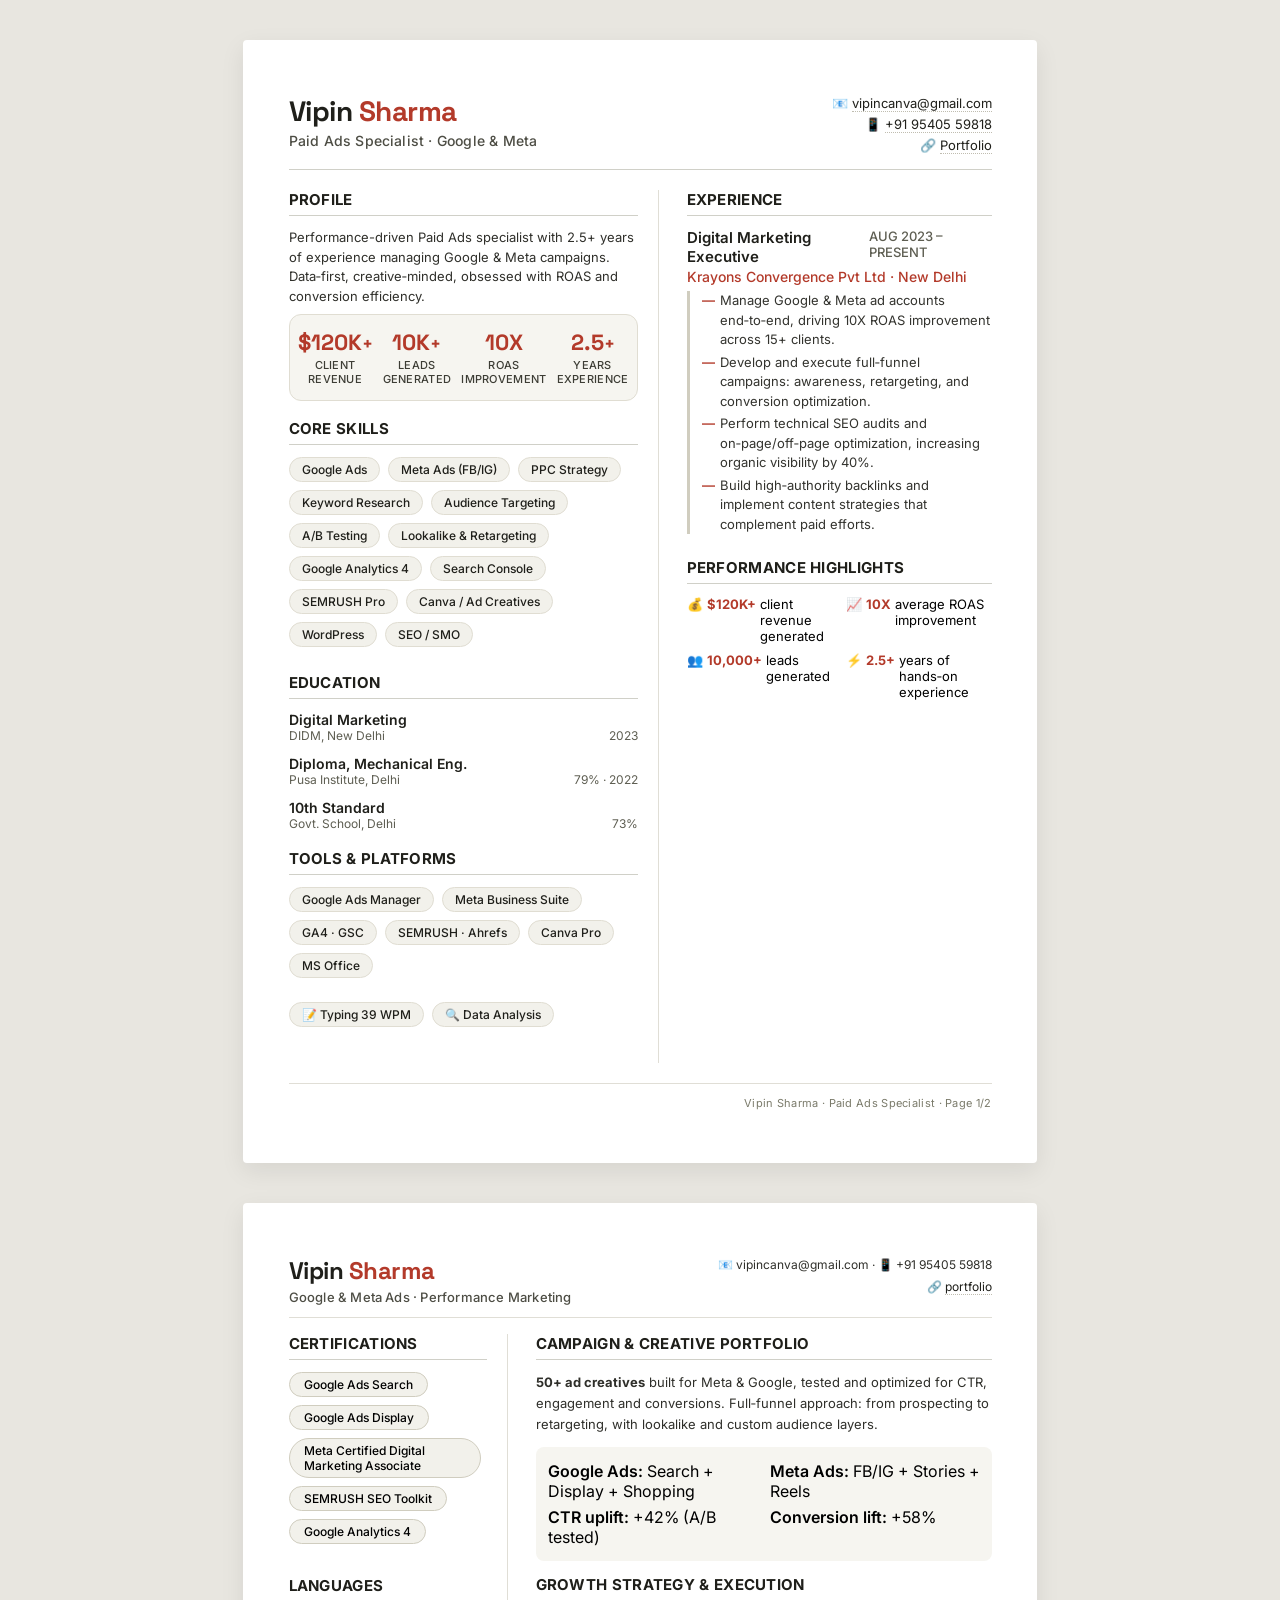
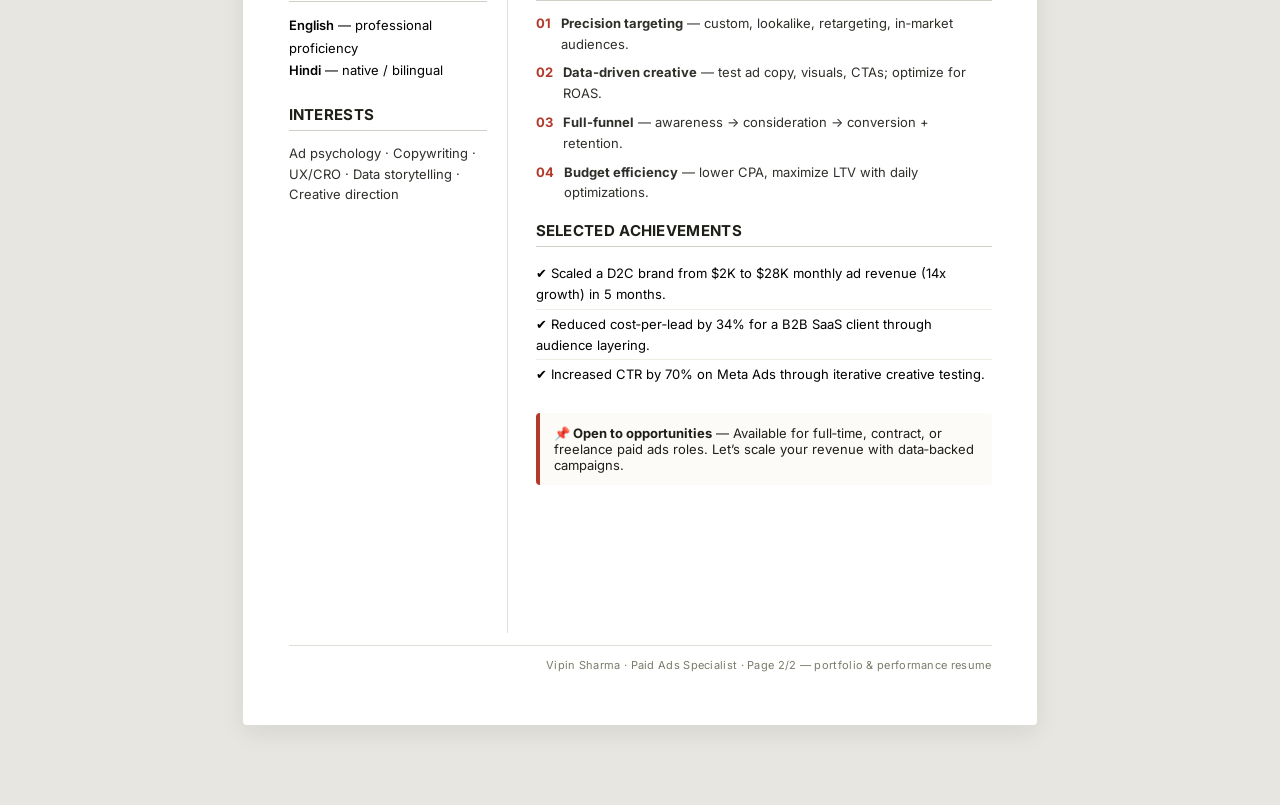
<file: resume1.html>
<!DOCTYPE html>
<html lang="en">
<head>
  <meta charset="UTF-8">
  <meta name="viewport" content="width=device-width, initial-scale=1.0">
  <title>Vipin Sharma · Resume (2 pages)</title>
  <link rel="preconnect" href="https://fonts.googleapis.com">
  <link rel="preconnect" href="https://fonts.gstatic.com" crossorigin>
  <link href="https://fonts.googleapis.com/css2?family=Inter:opsz,wght@14..32,400;14..32,500;14..32,600;14..32,700&family=Space+Grotesk:wght@400;500;600;700&display=swap" rel="stylesheet">
  <style>
    * {
      margin: 0;
      padding: 0;
      box-sizing: border-box;
    }

    body {
      background: #e8e6e0;  /* subtle off-gray for screen context */
      display: flex;
      flex-direction: column;
      align-items: center;
      padding: 40px 20px;
      font-family: 'Inter', sans-serif;
    }

    /* A4 page simulation */
    .page {
      width: 210mm;
      min-height: 297mm;
      background: white;
      box-shadow: 0 8px 24px rgba(0,0,0,0.08);
      margin-bottom: 40px;
      padding: 14mm 12mm;
      border-radius: 4px;
      display: flex;
      flex-direction: column;
      page-break-after: always;
      transition: all 0.2s;
    }

    /* print-friendly */
    @media print {
      body { background: white; padding: 0; }
      .page { box-shadow: none; border-radius: 0; margin: 0 auto; padding: 14mm 12mm; }
      .page:last-child { margin-bottom: 0; }
    }

    /* typography */
    h1, h2, h3, h4 {
      font-family: 'Space Grotesk', sans-serif;
      font-weight: 600;
      letter-spacing: -0.01em;
    }

    .resume-header {
      display: flex;
      justify-content: space-between;
      align-items: flex-start;
      border-bottom: 1px solid #d0d0c8;
      padding-bottom: 14px;
      margin-bottom: 20px;
      flex-wrap: wrap;
    }

    .name-title h1 {
      font-size: 28px;
      font-weight: 700;
      letter-spacing: -0.5px;
      color: #1f1f1a;
    }
    .name-title h1 span { color: #b33a2a; }
    .name-title .tagline {
      font-size: 14px;
      font-weight: 500;
      color: #4d4d44;
      margin-top: 3px;
      letter-spacing: 0.2px;
    }
    .contact-mini {
      text-align: right;
      font-size: 13px;
      line-height: 1.6;
      color: #2f2f2a;
    }
    .contact-mini a {
      color: #1f1f1a;
      text-decoration: none;
      border-bottom: 1px dotted #c0bdb0;
    }
    .contact-mini a:hover { border-bottom: 1px solid #b33a2a; }

    /* two‑column layout */
    .two-col {
      display: grid;
      grid-template-columns: 1fr 2.1fr;
      gap: 24px;
      flex: 1;
    }

    /* left column */
    .left-panel {
      border-right: 1px solid #e0ded6;
      padding-right: 20px;
    }
    .right-panel {
      padding-left: 4px;
    }

    .section-title {
      font-size: 15px;
      font-weight: 700;
      text-transform: uppercase;
      letter-spacing: 0.3px;
      color: #1f1f1a;
      border-bottom: 1px solid #d0d0c8;
      padding-bottom: 6px;
      margin: 18px 0 12px 0;
    }
    .section-title:first-of-type { margin-top: 0; }

    /* skill chips */
    .skill-chip {
      display: inline-block;
      background: #f2f1eb;
      padding: 4px 12px;
      border-radius: 20px;
      font-size: 12px;
      font-weight: 500;
      color: #1f1f1a;
      margin: 0 4px 8px 0;
      border: 1px solid #e0ddd2;
    }

    .edu-item {
      margin-bottom: 12px;
    }
    .edu-item .title {
      font-weight: 600;
      font-size: 14px;
      color: #1f1f1a;
    }
    .edu-item .meta {
      font-size: 12px;
      color: #5e5e52;
      display: flex;
      justify-content: space-between;
    }

    .exp-item {
      margin-bottom: 20px;
    }
    .exp-item .exp-head {
      display: flex;
      justify-content: space-between;
      font-weight: 600;
      font-size: 15px;
      color: #1f1f1a;
    }
    .exp-item .exp-org {
      font-weight: 500;
      color: #b33a2a;
      font-size: 14px;
      margin: 2px 0 4px 0;
    }
    .exp-item .exp-desc {
      font-size: 13px;
      line-height: 1.5;
      color: #33332e;
      margin-top: 6px;
      padding-left: 6px;
      border-left: 3px solid #d0cdbf;
      padding-left: 12px;
    }
    .exp-item .exp-desc ul {
      list-style: none;
      padding: 0;
      margin: 4px 0 0 0;
    }
    .exp-item .exp-desc li {
      position: relative;
      padding-left: 18px;
      margin-bottom: 3px;
    }
    .exp-item .exp-desc li::before {
      content: "—";
      position: absolute;
      left: 0;
      color: #b33a2a;
      font-weight: 600;
    }

    /* metric cards (4‑column) */
    .metric-grid {
      display: grid;
      grid-template-columns: repeat(4, 1fr);
      gap: 10px;
      margin: 6px 0 10px 0;
      background: #f6f5f0;
      padding: 14px 8px;
      border-radius: 12px;
      border: 1px solid #e0ddd2;
    }
    .metric-item {
      text-align: center;
    }
    .metric-item .number {
      font-family: 'Space Grotesk', sans-serif;
      font-weight: 700;
      font-size: 22px;
      color: #b33a2a;
      line-height: 1.2;
    }
    .metric-item .number span { font-size: 18px; }
    .metric-item .label {
      font-size: 11px;
      font-weight: 500;
      text-transform: uppercase;
      letter-spacing: 0.3px;
      color: #3d3d35;
      margin-top: 2px;
    }

    .highlight-grid {
      display: grid;
      grid-template-columns: 1fr 1fr;
      gap: 8px 14px;
      margin: 6px 0 8px 0;
    }
    .highlight-item {
      font-size: 13px;
      display: flex;
      align-items: baseline;
      gap: 4px;
    }
    .highlight-item strong { font-weight: 600; color: #1f1f1a; }
    .highlight-item .num { color: #b33a2a; font-weight: 700; }

    /* second page specific */
    .two-col-page2 {
      display: grid;
      grid-template-columns: 1fr 2.1fr;
      gap: 24px;
      flex: 1;
    }

    .cert-badge {
      display: inline-block;
      background: #f2f1eb;
      border-radius: 30px;
      padding: 4px 14px;
      font-size: 12px;
      font-weight: 500;
      border: 1px solid #d0cdbf;
      margin: 0 6px 8px 0;
    }

    .footer-meta {
      margin-top: 20px;
      font-size: 11px;
      color: #7a7a6a;
      text-align: right;
      border-top: 1px solid #e0ded6;
      padding-top: 12px;
      font-weight: 400;
      letter-spacing: 0.3px;
    }

    @media (max-width: 800px) {
      .page { width: 100%; min-height: auto; padding: 20px; }
      .two-col, .two-col-page2 { grid-template-columns: 1fr; }
      .left-panel { border-right: none; padding-right: 0; }
      .right-panel { padding-left: 0; }
      .highlight-grid { grid-template-columns: 1fr; }
      .metric-grid { grid-template-columns: 1fr 1fr; }
    }
  </style>
</head>
<body>
  <!-- PAGE 1 -->
  <div class="page">
    <!-- header -->
    <div class="resume-header">
      <div class="name-title">
        <h1>Vipin <span>Sharma</span></h1>
        <div class="tagline">Paid Ads Specialist · Google &amp; Meta</div>
      </div>
      <div class="contact-mini">
        <div>📧 <a href="mailto:vipincanva@gmail.com">vipincanva@gmail.com</a></div>
        <div>📱 <a href="tel:+919540559818">+91 95405 59818</a></div>
        <div>🔗 <a href="https://vipinkrayons.github.io/vipin-portfolio-ppc-expert/" target="_blank">Portfolio</a></div>
      </div>
    </div>

    <!-- two column layout -->
    <div class="two-col">
      <!-- LEFT COLUMN -->
      <div class="left-panel">
        <!-- profile -->
        <div class="section-title">Profile</div>
        <p style="font-size:13px; line-height:1.5; color:#2f2f2a; margin-bottom:8px;">
          Performance-driven Paid Ads specialist with 2.5+ years of experience managing Google &amp; Meta campaigns. 
          Data‑first, creative‑minded, obsessed with ROAS and conversion efficiency.
        </p>

        <!-- metric section -->
        <div class="metric-grid">
          <div class="metric-item">
            <div class="number">$120K<span>+</span></div>
            <div class="label">Client Revenue</div>
          </div>
          <div class="metric-item">
            <div class="number">10K<span>+</span></div>
            <div class="label">Leads Generated</div>
          </div>
          <div class="metric-item">
            <div class="number">10X</div>
            <div class="label">ROAS Improvement</div>
          </div>
          <div class="metric-item">
            <div class="number">2.5<span>+</span></div>
            <div class="label">Years Experience</div>
          </div>
        </div>

        <!-- core skills -->
        <div class="section-title">Core Skills</div>
        <div>
          <span class="skill-chip">Google Ads</span>
          <span class="skill-chip">Meta Ads (FB/IG)</span>
          <span class="skill-chip">PPC Strategy</span>
          <span class="skill-chip">Keyword Research</span>
          <span class="skill-chip">Audience Targeting</span>
          <span class="skill-chip">A/B Testing</span>
          <span class="skill-chip">Lookalike &amp; Retargeting</span>
          <span class="skill-chip">Google Analytics 4</span>
          <span class="skill-chip">Search Console</span>
          <span class="skill-chip">SEMRUSH Pro</span>
          <span class="skill-chip">Canva / Ad Creatives</span>
          <span class="skill-chip">WordPress</span>
          <span class="skill-chip">SEO / SMO</span>
        </div>

        <!-- education -->
        <div class="section-title">Education</div>
        <div class="edu-item">
          <div class="title">Digital Marketing</div>
          <div class="meta"><span>DIDM, New Delhi</span> <span>2023</span></div>
        </div>
        <div class="edu-item">
          <div class="title">Diploma, Mechanical Eng.</div>
          <div class="meta"><span>Pusa Institute, Delhi</span> <span>79% · 2022</span></div>
        </div>
        <div class="edu-item">
          <div class="title">10th Standard</div>
          <div class="meta"><span>Govt. School, Delhi</span> <span>73%</span></div>
        </div>

        <!-- tools -->
        <div class="section-title">Tools &amp; Platforms</div>
        <div>
          <span class="skill-chip">Google Ads Manager</span>
          <span class="skill-chip">Meta Business Suite</span>
          <span class="skill-chip">GA4 · GSC</span>
          <span class="skill-chip">SEMRUSH · Ahrefs</span>
          <span class="skill-chip">Canva Pro</span>
          <span class="skill-chip">MS Office</span>
        </div>
        <div style="margin-top: 16px;">
          <span class="skill-chip">📝 Typing 39 WPM</span>
          <span class="skill-chip">🔍 Data Analysis</span>
        </div>
      </div>

      <!-- RIGHT COLUMN -->
      <div class="right-panel">
        <!-- experience -->
        <div class="section-title">Experience</div>

        <div class="exp-item">
          <div class="exp-head">
            <span>Digital Marketing Executive</span>
            <span style="font-weight:500; font-size:13px; color:#5e5e52;">AUG 2023 – PRESENT</span>
          </div>
          <div class="exp-org">Krayons Convergence Pvt Ltd · New Delhi</div>
          <div class="exp-desc">
            <ul>
              <li>Manage Google &amp; Meta ad accounts end‑to‑end, driving 10X ROAS improvement across 15+ clients.</li>
              <li>Develop and execute full‑funnel campaigns: awareness, retargeting, and conversion optimization.</li>
              <li>Perform technical SEO audits and on‑page/off‑page optimization, increasing organic visibility by 40%.</li>
              <li>Build high‑authority backlinks and implement content strategies that complement paid efforts.</li>
            </ul>
          </div>
        </div>

        <!-- performance highlights -->
        <div class="section-title" style="margin-top: 24px;">Performance Highlights</div>
        <div class="highlight-grid">
          <div class="highlight-item"><strong>💰</strong> <span class="num">$120K+</span> client revenue generated</div>
          <div class="highlight-item"><strong>📈</strong> <span class="num">10X</span> average ROAS improvement</div>
          <div class="highlight-item"><strong>👥</strong> <span class="num">10,000+</span> leads generated</div>
          <div class="highlight-item"><strong>⚡</strong> <span class="num">2.5+</span> years of hands‑on experience</div>
        </div>
      </div>
    </div>

    <div class="footer-meta">Vipin Sharma · Paid Ads Specialist · Page 1/2</div>
  </div>

  <!-- PAGE 2 -->
  <div class="page">
    <div class="resume-header" style="border-bottom: 1px solid #e0ded6; padding-bottom: 12px; margin-bottom: 16px;">
      <div class="name-title">
        <h1 style="font-size: 24px;">Vipin <span>Sharma</span></h1>
        <div class="tagline" style="font-size:13px;">Google &amp; Meta Ads · Performance Marketing</div>
      </div>
      <div class="contact-mini" style="font-size:12px;">
        <div>📧 vipincanva@gmail.com  ·  📱 +91 95405 59818</div>
        <div style="margin-top:2px;">🔗 <a href="https://vipinkrayons.github.io/vipin-portfolio-ppc-expert/" target="_blank" style="border-bottom:1px dotted #c0bdb0;">portfolio</a></div>
      </div>
    </div>

    <div class="two-col-page2">
      <!-- left column page 2 -->
      <div class="left-panel">
        <div class="section-title">Certifications</div>
        <div>
          <span class="cert-badge">Google Ads Search</span>
          <span class="cert-badge">Google Ads Display</span>
          <span class="cert-badge">Meta Certified Digital Marketing Associate</span>
          <span class="cert-badge">SEMRUSH SEO Toolkit</span>
          <span class="cert-badge">Google Analytics 4</span>
        </div>

        <div class="section-title" style="margin-top: 24px;">Languages</div>
        <div style="font-size:13px; line-height:1.7;">
          <span style="font-weight:600;">English</span> — professional proficiency<br>
          <span style="font-weight:600;">Hindi</span> — native / bilingual
        </div>

        <div class="section-title" style="margin-top: 24px;">Interests</div>
        <div style="font-size:13px; line-height:1.6; color:#2f2f2a;">
          Ad psychology · Copywriting · UX/CRO · Data storytelling · Creative direction
        </div>
      </div>

      <!-- right column page 2 -->
      <div class="right-panel">
        <div class="section-title">Campaign &amp; Creative Portfolio</div>
        <div style="font-size:13px; line-height:1.6; color:#2f2f2a; margin-bottom: 12px;">
          <strong>50+ ad creatives</strong> built for Meta &amp; Google, tested and optimized for CTR, engagement and conversions.
          Full‑funnel approach: from prospecting to retargeting, with lookalike and custom audience layers.
        </div>

        <!-- campaign snapshot -->
        <div style="display:grid; grid-template-columns:1fr 1fr; gap:6px 12px; background:#f6f5f0; padding:14px 12px; border-radius:8px; margin: 8px 0 12px 0;">
          <div><span style="font-weight:600;">Google Ads:</span> Search + Display + Shopping</div>
          <div><span style="font-weight:600;">Meta Ads:</span> FB/IG + Stories + Reels</div>
          <div><span style="font-weight:600;">CTR uplift:</span> +42% (A/B tested)</div>
          <div><span style="font-weight:600;">Conversion lift:</span> +58%</div>
        </div>

        <div class="section-title" style="margin-top: 14px;">Growth Strategy &amp; Execution</div>
        <div style="font-size:13px; line-height:1.6; color:#2f2f2a;">
          <ul style="list-style: none; padding:0;">
            <li style="display:flex; gap:10px; margin-bottom:8px;"><span style="font-weight:700; color:#b33a2a;">01</span> <span><strong>Precision targeting</strong> — custom, lookalike, retargeting, in‑market audiences.</span></li>
            <li style="display:flex; gap:10px; margin-bottom:8px;"><span style="font-weight:700; color:#b33a2a;">02</span> <span><strong>Data‑driven creative</strong> — test ad copy, visuals, CTAs; optimize for ROAS.</span></li>
            <li style="display:flex; gap:10px; margin-bottom:8px;"><span style="font-weight:700; color:#b33a2a;">03</span> <span><strong>Full‑funnel</strong> — awareness → consideration → conversion + retention.</span></li>
            <li style="display:flex; gap:10px; margin-bottom:8px;"><span style="font-weight:700; color:#b33a2a;">04</span> <span><strong>Budget efficiency</strong> — lower CPA, maximize LTV with daily optimizations.</span></li>
          </ul>
        </div>

        <div class="section-title" style="margin-top: 18px;">Selected Achievements</div>
        <div style="font-size:13px; line-height:1.6;">
          <ul style="list-style: none; padding:0;">
            <li style="padding:4px 0; border-bottom:1px solid #efede6;">✔ Scaled a D2C brand from $2K to $28K monthly ad revenue (14x growth) in 5 months.</li>
            <li style="padding:4px 0; border-bottom:1px solid #efede6;">✔ Reduced cost‑per‑lead by 34% for a B2B SaaS client through audience layering.</li>
            <li style="padding:4px 0;">✔ Increased CTR by 70% on Meta Ads through iterative creative testing.</li>
          </ul>
        </div>

        <!-- closing -->
        <div style="margin-top: 24px; background:#fcfbf8; padding:12px 14px; border-left:4px solid #b33a2a; border-radius:4px; font-size:13px; color:#1f1f1a;">
          <strong>📌 Open to opportunities</strong> — Available for full‑time, contract, or freelance paid ads roles. 
          Let’s scale your revenue with data‑backed campaigns.
        </div>
      </div>
    </div>

    <div class="footer-meta" style="margin-top: 12px;">Vipin Sharma · Paid Ads Specialist · Page 2/2 — <span style="font-weight:400;">portfolio &amp; performance resume</span></div>
  </div>

</body>
</html>
</file>
